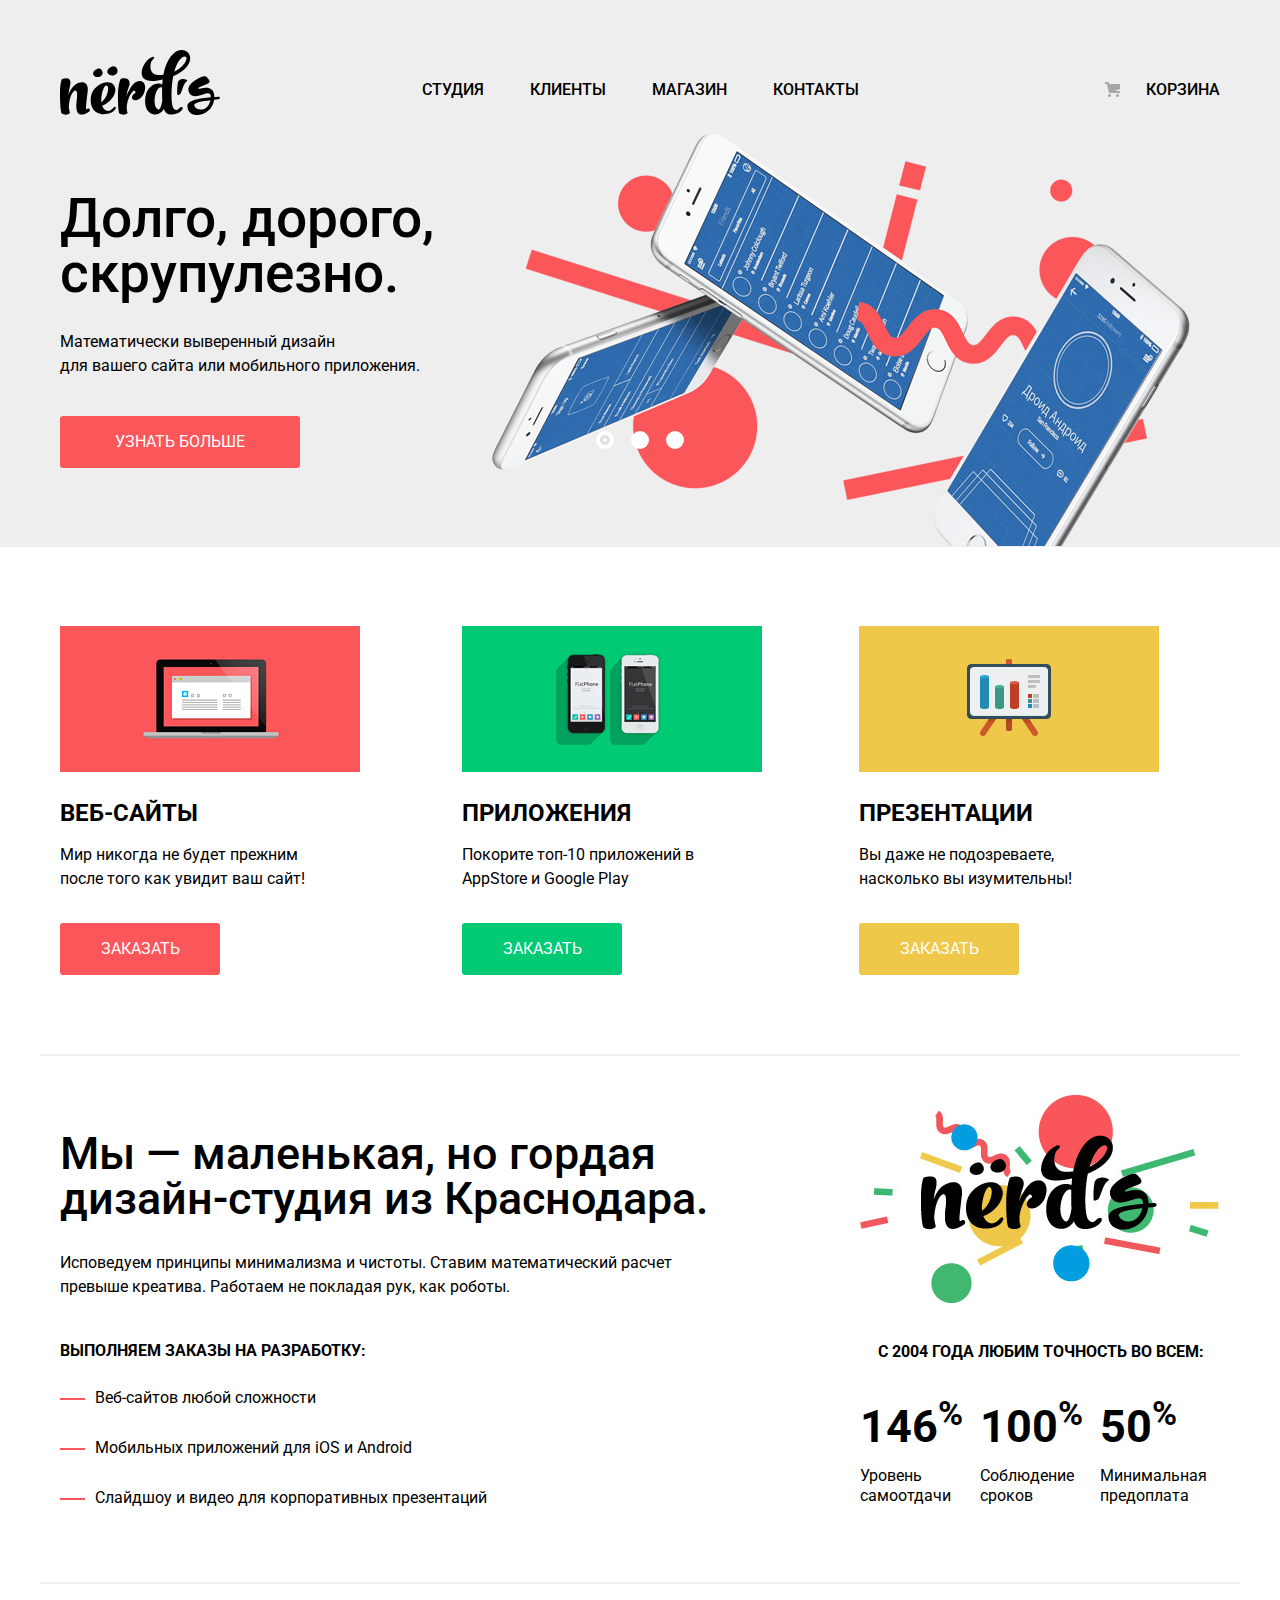
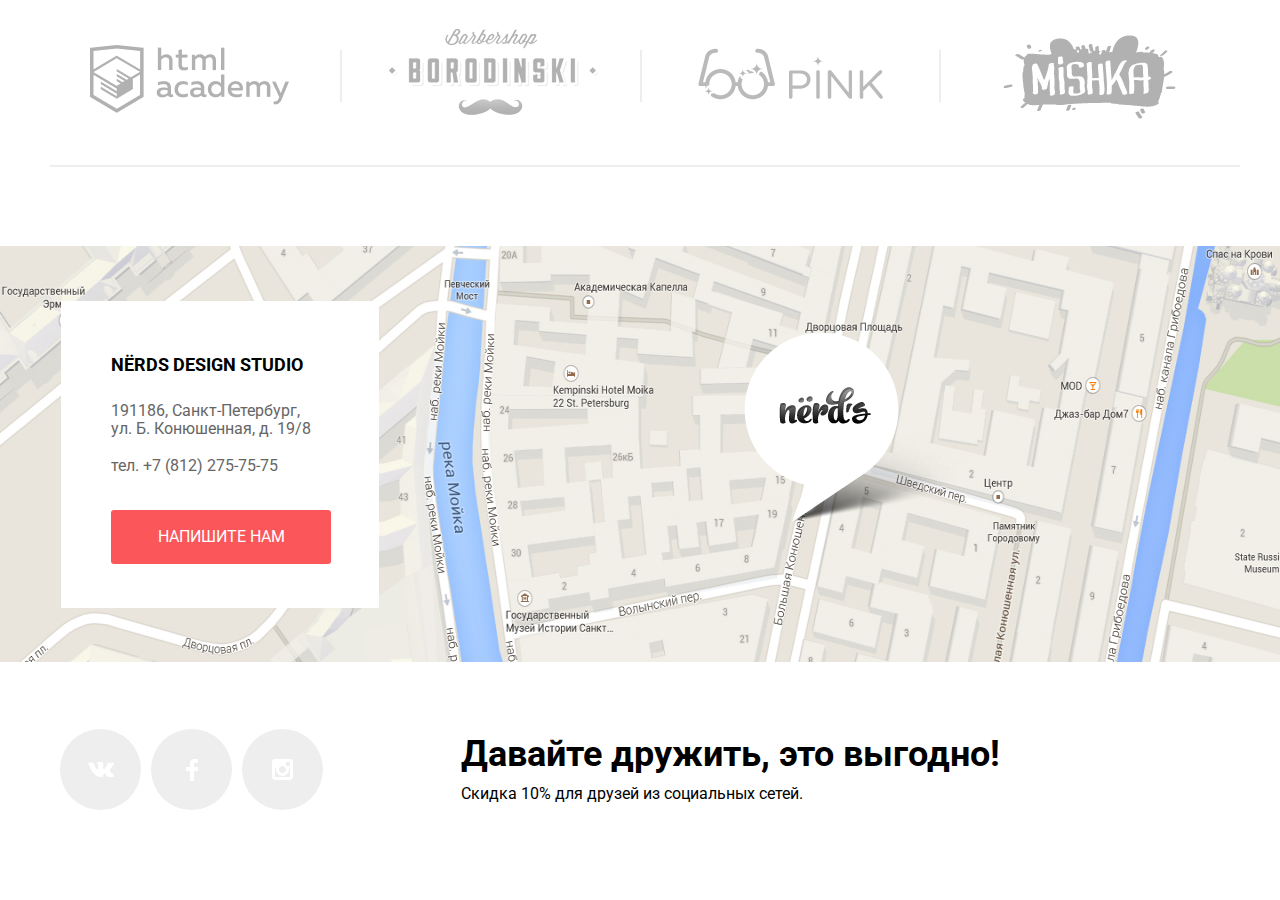
<file: index.html>
<!DOCTYPE html>
<html class="page" lang="ru">
  <head>
    <meta charset="utf-8">
    <title>HTML Academy: Нёрдс</title>
    <link rel="stylesheet" href="https://fonts.googleapis.com/css2?family=Roboto:wght@400;500;700&display=swap">
    <link href="css/normalize.min.css" rel="stylesheet">
    <link href="css/style.min.css" rel="stylesheet">
  </head>
  <body class="page-body">
    <header class="main-header">
      <div class="container">
        <nav class="main-navigation">
          <a  aria-label="Логотип Nerds">
            <img src="img/nerds-logo.svg" width="160" height="66" class="logo" alt="Логотип Nerds">
          </a>
          <ul class="site-navigation">
            <li><a href="blank.html">Студия</a></li>
            <li><a href="blank.html">Клиенты</a></li>
            <li><a href="catalog.html">Магазин</a></li>
            <li><a href="blank.html">Контакты</a></li>
          </ul>
          <div class="cart">
            <a href="blank.html" class="cart-link">Корзина</a>
          </div>
        </nav>
      </div>
    </header>
    <main>
      <h1 class="visually-hidden">Дизайн студия Nerds - разработка сайтов, приложений и презентаций.</h1>
      <section class="slider" >
        <ul class="slider-list container">
          <li class="slider-item slider-item-active slide-one">
            <b class="slider-title">
            Долго, дорого,<br> скрупулезно.
            </b>
            <p>
              Математически выверенный дизайн<br>для вашего сайта или мобильного приложения.
            </p>
            <a href="blank.html" class="slider-btn">Узнать больше</a>
          </li>
          <li class="slider-item  slide-two">
            <b class="slider-title">
            Любим математику<br>как как никто другой
            </b>
            <p>
              Никакого креатива, только математические формулы<br>для расчета идеальных пропорций
            </p>
            <a href="blank.html" class="slider-btn">Узнать больше</a>
          </li>
          <li class="slider-item  slide-three">
            <b class="slider-title">
            Только ночь,<br>только хардкор
            </b>
            <p>
              Работать днем как все? Мы против этого.<br> Ближе к полуночи работа только начинается.
            </p>
            <a href="blank.html" class="slider-btn">Узнать больше</a>
          </li>
        </ul>
        <div class="slider-controls">
          <button class="current" type="button" aria-label="Первый слайд"></button>
          <button type="button" aria-label="Второй слайд"></button>
          <button type="button" aria-label="Третий слайд"></button>
        </div>
      </section>
      <div class="container">
        <section class="services">
          <h2 class="visually-hidden">Наши услуги</h2>
          <ul class="services-list ">
            <li class="services-item services-web">
              <h3 class="services-title">Веб-сайты</h3>
              <p>
                Мир никогда не будет прежним<br>после того как увидит ваш сайт!
              </p>
              <a href="blank.html" class="services-btn">Заказать</a>
            </li>
            <li class="services-item services-app">
              <h3 class="services-title">Приложения</h3>
              <p>
                Покорите топ-10 приложений в<br>AppStore и Google Play
              </p>
              <a href="#" class="services-btn btn-green">Заказать</a>
            </li>
            <li class="services-item services-presentation">
              <h3 class="services-title">Презентации</h3>
              <p>
                Вы даже не подозреваете,<br>насколько вы изумительны!
              </p>
              <a href="#" class="services-btn btn-yellow">Заказать</a>
            </li>
          </ul>
        </section>
        <div class="advantages">
          <section class="about">
            <h2 class="about-title">
            Мы — маленькая, но гордая<br>дизайн-студия из Краснодара.
            </h2>
            <p>
              Исповедуем принципы минимализма и чистоты. Ставим математический расчет<br> превыше креатива. Работаем не покладая рук, как роботы.
            </p>
            <h3 class="about-subtitle">Выполняем заказы на разработку:</h3>
            <ul class="orders">
              <li>Веб-сайтов любой сложности</li>
              <li> Мобильных приложений для iOS и Android</li>
              <li>Слайдшоу и видео для корпоративных презентаций</li>
            </ul>
          </section>
          <section class="facts">
            <h3 class="facts-title">с 2004 года Любим точность во всем:</h3>
            <ul class="facts-virtues">
              <li class="fact-percent"> <b class="facts-percent">146<sup>%</sup></b> <p class="facts-discription">Уровень<br>самоотдачи</p></li>
              <li class="fact-percent"><b class="facts-percent">100<sup>%</sup></b> <p class="facts-discription">Соблюдение<br>сроков</p></li>
              <li class="fact-percent"> <b class="facts-percent">50<sup>%</sup></b> <p class="facts-discription">Минимальная<br>предоплата</p></li>
            </ul>
          </section>
        </div>
        <section class="partners">
          <ul class="partners-list ">
            <li class="partners-item partners-academy">
              <a href="https://htmlacademy.ru/" aria-label="html-academy"><img src="img/academy-black.png" width="199" height="68" alt="HTML Академия">
              </a>
            </li>
            <li class="partners-item partners-barbershop">
              <a href="#" aria-label="Барбершоп-Бородинский" ><img src="img/barbershop.png" width="209" height="90" alt="Барбершоп">
              </a>
            </li>
            <li class="partners-item partners-pink">
              <a href="#" aria-label="Пинк"><img src="img/pink.png" width="185" height="52" alt="Pink">
              </a>
            </li>
            <li class="partners-item partners-mishka">
              <a href="#" aria-label="Мишка"><img src="img/mishka.png" width="173" height="84" alt="Mishka">
              </a>
            </li>
          </ul>
        </section>
        <div class="contacts-list contacts container">
          <h3 class="contacts-title">NЁRDS DESIGN STUDIO</h3>
          <p>
            191186, Санкт-Петербург,<br> ул. Б. Конюшенная, д. 19/8<p class="contacts-tel">тел. <a href="tel:+78122757575" aria-label="Телефон связи">+7 (812) 275-75-75</a>
          </p>
          <a href="#" class="contacts-btn">НАПИШИТЕ НАМ</a>
        </div>
      </div>
      <div class="map">
        <img src="img/map.png" width="1440" height="416" alt="карта">
      </div>
    </main>
    <footer class="footer container">
      <ul class="social" >
        <li class="social-vk footer-social">
          <a href="blank.html" aria-label="Студия Nerds d Вконтакте">
          </a>
        </li>
        <li class="social-fb footer-social">
          <a href="blank.html" aria-label="Студия Nerds в Фэйсбуке">
          </a>
        </li>
        <li class="social-instagram footer-social">
          <a href="blank.html" aria-label="Студия Nerds в Инстаграме">
          </a>
        </li>
      </ul>
      <div><h2 class="footer-title">
        Давайте дружить, это выгодно!
        </h2>
        <p class="footer-subtitle">
          Скидка 10% для друзей из социальных сетей.
        </p>
      </div>
    </footer>
    <section class="modal">
      <h2 class="modal-title">Напишите нам</h2>
      <form class="modal-form" action="https://echo.htmlacademy.ru" method="post">
        <p>
          <label for="name" class=modal-label-name> Ваше имя:
            <input class="modal-name" id="name" type="text" name="name" placeholder="Имя фамилия"></label>
          </p>
          <p>
            <label for="mail" class=modal-label>Ваш email:
              <input class="modal-mail" id="mail" type="email" name="e-mail" placeholder="email@example.com"></label>
            </p>
            <p>
              <label for="text" class="modal-label-text"> Текст письма:
                <input class="modal-text" id="text" type="text" name="text" placeholder="В свободной форме"></label>
              </p>
            </form>
            <button type="submit" class="modal-btn">Отправить</button>
            <button type="button" class="modal-close" aria-label="Закрыть"></button>
          </section>
        </body>
      </html>
</file>
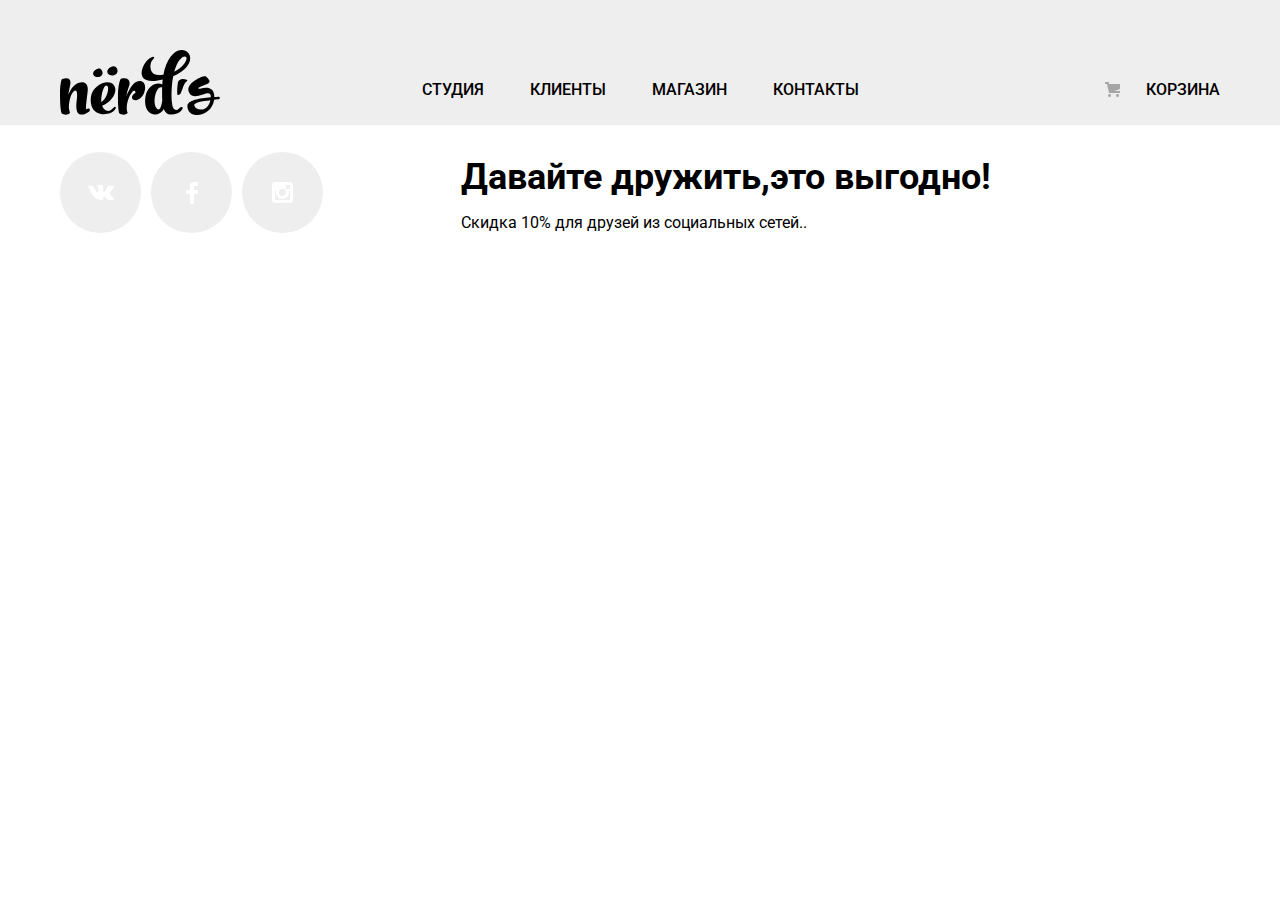
<file: blank.html>
<!DOCTYPE html>
<html class="page" lang="ru">
  <head>
    <meta charset="utf-8">
    <title>HTML Academy: Нёрдс</title>
    <link rel="stylesheet" href="https://fonts.googleapis.com/css2?family=Roboto:wght@400;500;700&display=swap">
    <link href="css/normalize.css" rel="stylesheet">
    <link href="css/style.css" rel="stylesheet">
  </head>
  <body class="page-body">
    <header class="main-header">
      <div class="container">
        <nav class="main-navigation">
          
          
          <a  aria-label="Логотип Nerds">
            <img src="img/svg/nerds-logo.svg" width="160" height="66" class="logo" alt="Логотип Nerds">
          </a>
          <ul class="site-navigation">
            <li><a href="blank.html">Студия</a></li>
            <li><a href="blank.html">Клиенты</a></li>
            <li><a href="catalog.html">Магазин</a></li>
            <li><a href="blank.html">Контакты</a></li>
          </ul>
          <div class="cart">
            <a href="blank.html" class="cart-link">Корзина</a>
          </div> </nav></div>
          
          
          
        </header>

         <footer class="footer container" >
          
          <ul class="social" >
            <li class="social-vk footer-social">
              <a href="blank.html" aria-label="Студия Nerds d Вконтакте">
              </a>
            </li>
            <li class="social-fb footer-social">
              <a href="blank.html" aria-label="Студия Nerds в Фэйсбуке">
              </a>
            </li>
            <li class="social-instagram footer-social">
              <a href="blank.html" aria-label="Студия Nerds в Инстаграме">
              </a>
            </li>
          </ul>
          
          <div> <h2 class="footer-title">
            Давайте дружить,это выгодно!
            </h2>
            <p>
              Скидка 10% для друзей из социальных сетей..
            </p>
          </div>
        </footer>
      </body>
</file>
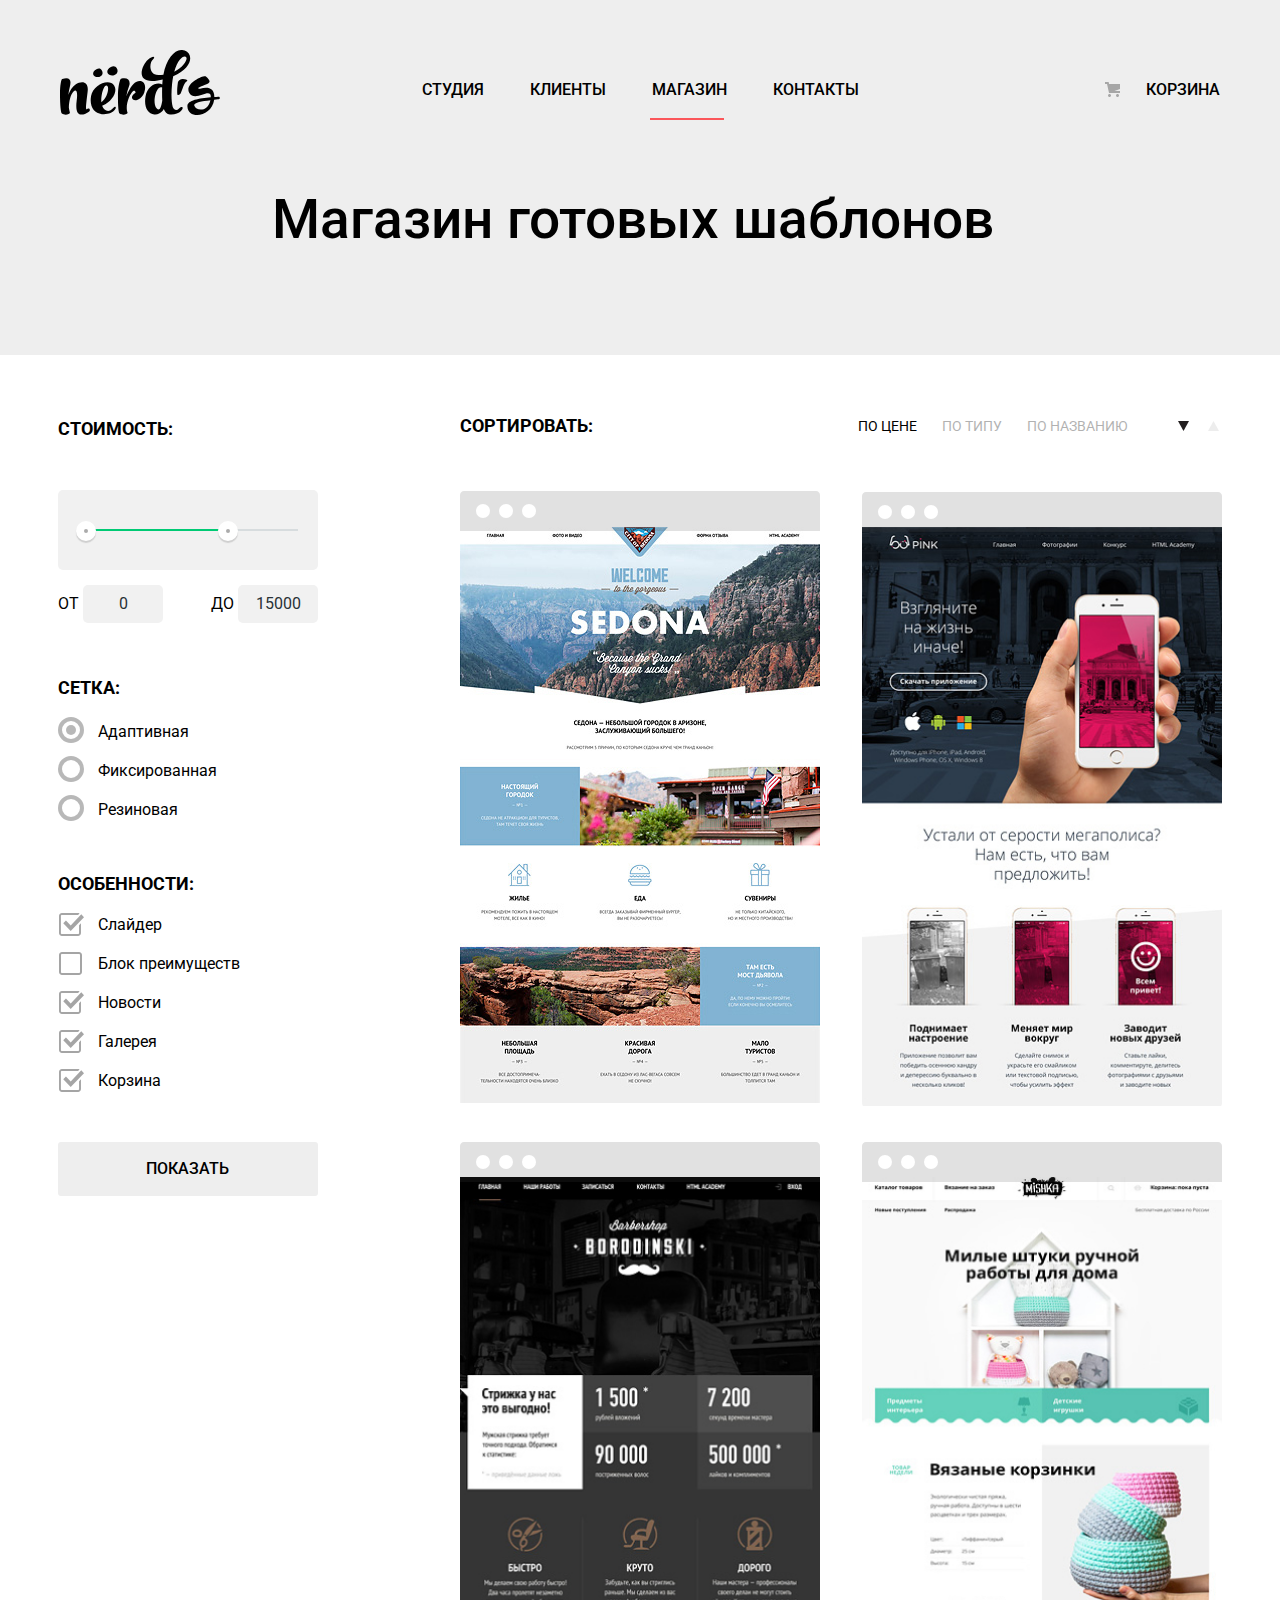
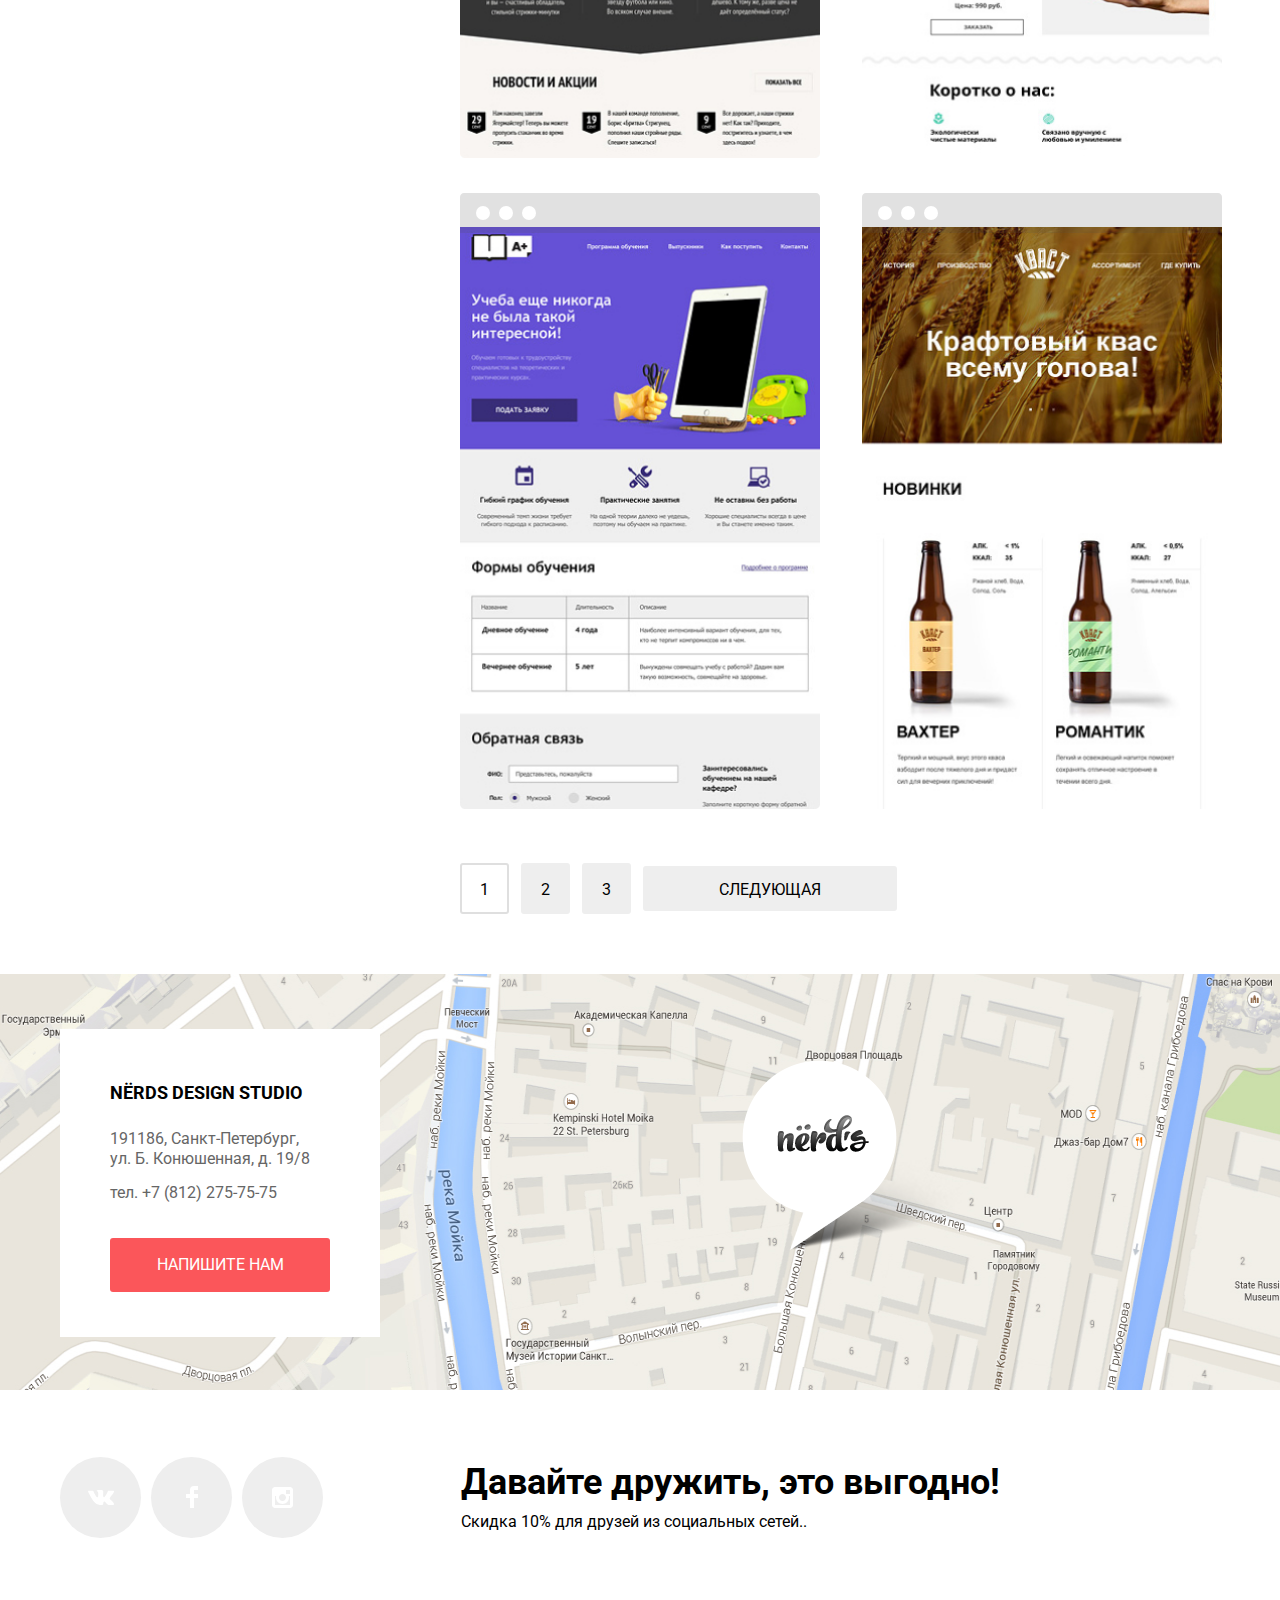
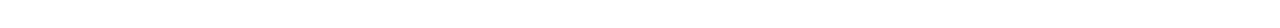
<file: catalog.html>
<!DOCTYPE html>
<html class="page" lang="ru">
  <head>
    <meta charset="utf-8">
    <title>HTML Academy: Нёрдс</title>
    <link rel="stylesheet" href="https://fonts.googleapis.com/css2?family=Roboto:wght@400;500;700&display=swap">
    <link href="css/normalize.min.css" rel="stylesheet">
    <link href="css/style.min.css" rel="stylesheet">
  </head>
  <body class="page-body">
    <header class="main-header">
      <div class="container">
        <nav class="main-navigation">
          <a href="index.html" aria-label="Перейти на главную">
            <img src="img/nerds-logo.svg" width="160" height="66" class="logo catalog-logo" alt="Логотип Nerds">
          </a>
          <ul class="site-navigation">
            <li><a href="blank.html">Студия</a></li>
            <li><a href="blank.html">Клиенты</a></li>
            <li><a class="market">Магазин</a></li>
            <li><a href="blank.html">Контакты</a></li>
          </ul>
          <div class="cart">
            <a href="blank.html">Корзина</a>
          </div>
        </nav>
      </div>
    </header>
    <main class="page-catalog">
      <h1 class="catalog-title">
      Магaзин готовых шаблонов
      </h1>
      <div class="wrapper-content">
        <section class="filters">
          <form method="get" action="https://echo.htmlacademy.ru">
            <fieldset class="filter-item">
              <legend>Стоимость:</legend>
              <div class="range-filter">
                <div class="range-controls">
                  <div class="scale">
                    <div class=bar></div>
                  </div>
                  <div class="toggle toggle-min" tabindex="0"></div>
                  <div class="toggle toggle-max" tabindex="0"></div>
                </div>
                <div class="price-controls">
                  <label class="min-price">
                    ОТ <input type="number" name="min-price" value="0">
                  </label>
                  <label class="max-price">
                    ДО <input type="number" name="max-price" value="15000">
                  </label>
                </div>
              </div>
            </fieldset>
          </form>
          <form action="https://echo.htmlacademy.ru" method="get" class="catalog-filter">
            <fieldset class="fieldset">
              <legend class="catalog-legend">Сетка:</legend>
              <ul class="catalog-item">
                <li class="filter-radio-item">
                  <input class="visually-hidden filter-input-radio" type="radio" name="grid" value="adaptive" id="filter-adaptive" checked>
                  <label for="filter-adaptive">Адаптивная</label>
                </li>
                <li class="filter-radio-item">
                  <input class="visually-hidden filter-input-radio" type="radio" name="grid" value="fixed" id="filter-fixed">
                  <label for="filter-fixed">Фиксированная</label>
                </li>
                <li class="filter-radio-item">
                  <input class="visually-hidden filter-input-radio" type="radio" name="grid" value="rubber" id="filter-rubber">
                  <label for="filter-rubber">Резиновая</label>
                </li>
              </ul>
            </fieldset>
            <fieldset class= "filters-checkboses">
              <legend class="catalog-legend">Особенности:</legend>
              <ul class="catalog-item ">
                <li class="filter-option">
                  <input class="visually-hidden filter-input-checkbox" type="checkbox" name="Слайдер" id="filter-slider" checked>
                  <label for="filter-slider">Слайдер</label>
                </li>
                <li class="filter-option">
                  <input class="visually-hidden filter-input-checkbox" type="checkbox" name="Блок преимуществ" id="filter-block">
                  <label for="filter-block">Блок преимуществ</label>
                </li>
                <li class="filter-option">
                  <input  class="visually-hidden filter-input-checkbox" type="checkbox" name="Новости" id="filter-news" checked>
                  <label for="filter-news">Новости</label>
                </li>
                <li class="filter-option">
                  <input  class="visually-hidden filter-input-checkbox" type="checkbox" name="Галерея" id="filter-gallery" checked>
                  <label for="filter-gallery">Галерея</label>
                </li>
                <li class="filter-option">
                  <input  class="visually-hidden filter-input-checkbox" type="checkbox" name="Корзина" id="filter-cart" checked>
                  <label for="filter-cart">Корзина</label>
                </li>
              </ul>
            </fieldset>
            <button type="submit" class="filter-btn">Показать</button>
          </form>
        </section>
        <section class= "catalog-list">
          <div class="sort">
            <b class="catalog-sort">
            Сортировать:
            </b>
            <ul class="catalog-sort-list">
              <li>
                <a href="#" class="active-btn">По цене</a>
              </li>
              <li>
                <a href="#" class="btn-sort">По типу</a>
              </li>
              <li>
                <a href="#" class="btn-sort">По названию</a>
              </li>
            </ul>
          </div>
          <ul class= "catalog-product">
            <li class= "catalog-sites">
              <div class="catalog-template">
                <img src="img/project-sedona.jpg" width="360" height="576" alt="Седона">
                <div class="catalog-popup">
                  <h3>
                  <a href="blank.html" class="product-title">Sedona</a>
                  </h3>
                  <p>Информационный сайт<br> для туристов</p>
                  <a href="blank.html" class="product-price">9 900 ₽</a>
                </div>
              </div>
            </li>
            <li>
              <div class="catalog-template">
                <img src="img/project-pink.jpg" width="360" height="576" alt="Пинк">
                <div class="catalog-popup">
                  <h3>
                  <a href="blank.html" class="product-title">Pink App</a>
                  </h3>
                  <p>Продуктовый лендинг<br>приложения для iOS и Android</p>
                  <a href="blank.html" class="product-price">9 900 ₽</a>
                </div>
              </div>
            </li>
            <li>
              <div class="catalog-template catalog-barber-mishka">
                <img src="img/project-barbershop.jpg" width="360" height="576" alt="Бородинский">
                <div class="catalog-popup">
                  <h3 ><a href="blank.html" class="product-title">Barbershop</a></h3>
                  <p>Сайт салона красоты.<br>Для мужчин,да.</p>
                  <a href="blank.html" class="product-price">9 900 ₽</a>
                </div>
              </div>
            </li>
            <li>
              <div class="catalog-template catalog-barber-mishka">
                <img src="img/project-mishka.jpg" width="360" height="576" alt="Мишка">
                <div class="catalog-popup">
                  <h3 >
                  <a href="blank.html" class="product-title">Mishka</a>
                  </h3>
                  <p>
                    Интернет-магазин<br>вязаных игрушек
                  </p>
                  <a href="blank.html" class="product-price">9 900 ₽</a>
                </div>
              </div>
            </li>
            <li>
              <div class="catalog-template">
                <img src="img/project-school.jpg" width="360" height="576" alt="Школа">
                <div class="catalog-popup">
                  <h3><a href="blank.html" class="product-title">A Plus</a></h3>
                  <p>
                    Лендинг курсов повышения<br>квалификации
                  </p>
                  <a href="blank.html" class="product-price">9 900 ₽</a>
                </div>
              </div>
            </li>
            <li>
              <div class="catalog-template">
                <img src="img/project-kvast.jpg" width="360" height="576" alt="Квас">
                <div class="catalog-popup">
                  <h3>
                  <a href="blank.html" class="product-title">Кваст</a>
                  </h3>
                  <p>Промо-сайт производителя<br>крафтового кваса
                  </p>
                  <a href="blank.html" class="product-price">9 900 ₽</a>
                </div>
              </div>
            </li>
          </ul>
          <ul class="pagination-list">
            <li class="pagination-item pagination-item-current">
              <a class="pagination-link-current">1</a>
            </li>
            <li class="pagination-item">
              <a href="#" class="pagination-link">2</a>
            </li>
            <li class="pagination-item">
              <a href="#" class="pagination-link">3</a>
            </li>
            <li class="pagination-item pagination-next">
              <a href="#" class="pagination-link">Следующая</a>
            </li>
          </ul>
        </section>
      </div>
      <div class="map catalog-map">
        <img src="img/map.png" width="1440" height="416" alt="карта">
      </div>
      <div class=" contacts-catalog"> <div class=" contacts-catalog-list">
        <h3 class="contacts-catalog-title">NЁRDS DESIGN STUDIO</h3>
        <p>
          191186, Санкт-Петербург,<br> ул. Б. Конюшенная, д. 19/8 <p class="contacts-catalog-tel">тел. <a href="tel:+78122757575" aria-label="Телефон связи">+7 (812) 275-75-75</a>
        </p>
        <a href="#" class="contacts-btn contacts-catalog-btn">НАПИШИТЕ НАМ</a>
      </div></div>
    </main>
    <footer class="footer container" >
      <ul class="social" >
        <li class="social-vk footer-social">
          <a href="blank.html" aria-label="Студия Nerds d Вконтакте">
          </a>
        </li>
        <li class="social-fb footer-social">
          <a href="blank.html" aria-label="Студия Nerds в Фэйсбуке">
          </a>
        </li>
        <li class="social-instagram footer-social">
          <a href="blank.html" aria-label="Студия Nerds в Инстаграме">
          </a>
        </li>
      </ul>
      <div> <h2 class="footer-title">
        Давайте дружить, это выгодно!
        </h2>
        <p class="footer-subtitle">
          Скидка 10% для друзей из социальных сетей..
        </p>
      </div>
    </footer>
    <section class="modal">
      <h2 class="modal-title">Напишите нам</h2>
      <form class="modal-form" action="https://echo.htmlacademy.ru" method="post">
        <p>
          <label for="name" class="modal-label-name"> Ваше имя:
            <input class="modal-name" id="name" type="text" name="name" placeholder="Имя фамилия"></label>
          </p>
          <p>
            <label for="mail" class="modal-label">Ваш email:
              <input class="modal-mail" id="mail" type="email" name="e-mail" placeholder="email@example.com"></label>
            </p>
            <p>
              <label for="text" class="modal-label-text"> Текст письма:
                <input class="modal-text" id="text" type="text" name="text" placeholder="В свободной форме"></label>
              </p>
              <button type="submit" class="modal-btn">Отправить</button>
            </form>
            <button type="button" class="modal-close"></button>
          </section>
        </body>
      </html>
</file>
<file: css/style.css>
:root {
	--red: #FB565A;
	--dark-red: #E74246;
	--extra-dark-red: #D7373B;
	--green: #00CA74;
	--dark-green: #00BC6C;
	--extra-dark-green: #00AA62;
	--yellow: #EFC84A;
	--dark-yellow:#EAB534;
	--extra-dark-yellow: #E5A722;
	--grey: #EEEEEE;
	--dark-grey: #DFDFDF;
	--extra-dark-grey: #D5D5D5;
	--black: #000000;
	--white: #FFFFFF;
	--shadow: inset 0px 3px 0px rgba(0, 1, 1, 0.1);
	--range-controls: #F1F1F1;
	--scale: #d7dcde;
	--controls-input: #283136;
	--input-border: #4D4D4D;
	--color-phone: #666666;
}

body {
	min-width: 1200;
	margin: 0;
	padding: 0;
	font-family: "Roboto", Arial, sans-serif;
	font-size: 16px;
	line-height: 24px;
}

.page {
	height: 100%
}

.page-body {
	min-height: 100%;
	display: grid;
	grid-template-rows: min-content 1fr min-content;
	align-content: start;
}

a {
	text-decoration: none;
}

img {
	max-width: 100%;
	height: auto;
}

.container {
	width: 1200px;
	margin: 0 auto;
	padding: 0 10px;
	position: relative;
}

.main-header {
	width: 100%;
	background-color: var(--grey);
}

.main-navigation {
	font-weight: 500;
	font-size: 16px;
	line-height: 30px;
	text-transform: uppercase;
	padding-top: 75px;
	display: flex;
}

.site-navigation {
	position: relative;
	list-style: none;
	text-align: center;
	margin: 0;
	padding: 0;
	display: flex;
	flex-wrap: wrap;
	padding-left: 22px;
}

.market::after {
	position: absolute;
	content:"";
	width: 74px;
	height: 2px;
	background-color: var(--red);
	top: 43px;
	left: 250px;
}

.logo {
	margin-top: -25px;
	padding-right: 180px;
	margin-left: 20px;
}

.catalog-logo:active {
	opacity: 0.3;
}
 
.cart {
	max-width: 80px;
	position: relative;
	padding-left: 241px;
}

.cart a::before {
	content: "";
	position: absolute;
	top: 7px;
	left: 200px;
	width: 15px;
	height: 15px;
	background-image: url(../img/cart-icon.svg);
	background-repeat: no-repeat;
	background-position: 0.0;
}

.site-navigation a, .cart a {
	color: var(--black);
	display: block;
	padding-right: 46px;
	padding-bottom: 9px;
}

.site-navigation a:nth-child(4n) {
	padding-right:0;
}

.site-navigation a[href]:hover,
.site-navigation a[href]:focus,
.cart a:hover,
.cart a:focus {
	color: var(--red);
}

.site-navigation a[href]:active,
.cart a:active {
	color: var(--black);
	opacity: 0.3;
}

.visually-hidden:not(:focus):not(:active),
input[type="checkbox"].visually-hidden,
input[type="radio"].visually-hidden {
	position: absolute;
	width: 1px;
	height: 1px;
	margin: -1px;
	border: 0;
	padding: 0;
	white-space: nowrap;
	clip-path: inset(100%);
	clip: rect(0 0 0 0);
	overflow: hidden;
}

.slider {
	position: relative;
	background-color: var(--grey);
}

.slider-list {
	list-style: none;
	padding: 0;
}

.slider-item {
	display: none;
	padding-bottom: 54px;
	padding-top: 66px;
	padding-left: 20px;
}

.slider-item p {
	padding-top: 13px;
}

.slide-one {
	background-image: url(../img/nerds-index-slide.png);
	background-position: top -10px right 5%;
	background-repeat: no-repeat;
}

.slide-two {
	background-image: url(../img/nerds-index-slide-2.png);
	background-position: right;
	background-repeat: no-repeat;
}

.slide-three {
	background-image: url(../img/nerds-index-slide-3.png);
	background-position: right;
	background-repeat: no-repeat;
}

.slider-item-active {
	display: block;
}

.slider-title {
	font-weight: 500;
	font-size: 55px;
	line-height: 55px;
	margin-top: 26px;
}

.slider-btn {
	font: inherit;
	text-align: center;
	color: var(--white);
	text-transform: uppercase;
	background-color: var(--red);
	border-radius: 3px;
	display: block;
	margin-top: 38px;
	margin-bottom: 25px;
	width: 240px;
	padding: 14px 0;
}

.slider-btn:hover,
.slider-btn:focus {
	background-color: var(--dark-red);
}

.slider-btn:active {
	background: var(--extra-dark-red);
	box-shadow: var(--shadow);
}

.slider-controls {
	position: absolute;
	left: 50%;
	transform: translate(-50%,-50%);
	display: flex;
	width: 88px;
	justify-content: space-between;
	top: 315px;
}

.slider-controls button {
	padding: 0;
	width: 18px;
	height: 18px;
	background-color: var(--white);
	border: none;
	border-radius: 50%;
	cursor: pointer;
	position: relative;
}

.slider-controls .current::before {
	width: 4px;
	height: 4px;
	background-color: transparent;
	border: 3px solid var(--dark-grey);
	border-radius: 50%;
	position: absolute;
	top: 0;
	right: 0;
	bottom: 0;
	left: 0;
	margin-top: auto;
	margin-right: auto;
	margin-bottom: auto;
	margin-left: auto;
	content: "";
}

.services {
	margin-top: 232px;
	margin-bottom: 79px;
}

.services-title {
	font-weight: 700;
	font-size: 24px;
	text-transform: uppercase;
	margin-bottom: 18px;
	margin-top: 22px;
}

.services-list {
	list-style: none;
	display: flex;
	flex-wrap: wrap;
	padding-left: 20px;
}

.services-item {
	margin-right: 157px;
	margin-left: 0;
}

.services-item:nth-child(3n) {
	margin-right: 0;
	margin-left: 8px;
}

.services-web {
	position: relative;
}

.services-web::before {
	position: absolute;
	content: "";
	width: 300px;
	height: 146px;
	background-image: url(../img/illustration-1.png);
	background-repeat: no-repeat;
	background-position: 0.0;
	top: -153px;
}

.services-app {
	position: relative;
}

.services-app::before {
	position: absolute;
	content: "";
	width: 300px;
	height: 146px;
	background-image: url(../img/illustration-2.png);
	background-repeat: no-repeat;
	background-position: 0.0;
	top: -153px;
	left: -1;
}

.services-presentation {
	position: relative;
}

.services-presentation::before {
	position: absolute;
	content: "";
	width: 300px;
	height: 146px;
	background-image: url(../img/illustration-3.png);
	background-repeat: no-repeat;
	background-position: 0.0;
	top: -153px;
	left: -1;
}

.services-btn {
	width: 160px;
	font: inherit;
	text-align: center;
	color: var(--white);
	text-transform: uppercase;
	background-color: var(--red);
	padding: 14px 0;
	border-radius: 3px;
	display: block;
	margin-top: 32px;
}

.services-btn:hover,
.services-btn:focus {
	background-color: var(--dark-red);
}

.services-btn:active {
	background-color: var(--extra-dark-red);
	box-shadow: inset 0px 3px 0px rgba(0, 1, 1, 0.1);
}

.btn-green {
	background-color: var(--green);
}

.btn-green:hover,
.btn-green:focus {
	background-color: var(--dark-green);
}

.btn-green:active {
	background-color: var(--extra-dark-green);
}

.btn-yellow {
	background-color: var(--yellow);
}

.btn-yellow:hover,
.btn-yellow:focus {
	background-color: var(--dark-yellow);
}

.btn-yellow:active {
	background-color: var(--extra-dark-yellow);
}

.advantages {
	display: flex;
	padding-top: 38px;
	padding-bottom: 59px;
	border-top: 2px solid #EEEEEE;
	border-bottom: 2px solid #EEEEEE;
}

.facts {
	padding-left: 150px;
	padding-top: 214px;
}

.facts-title::before {
	position: absolute;
	content: "";
	width: 360px;
	height: 208px;
	background-image: url(../img/nerds-illustration-4.png);
	background-repeat: no-repeat;
	background-position: 0.0;
	top: -245px;
	left: -19px;
}

.about-title {
	font-weight: 500;
	font-size: 45px;
	line-height: 45px;
	margin-bottom: 30px;
}

.about-subtitle {
	text-transform: uppercase;
	font-size: 16px;
	margin-top: 40px;
	margin-bottom: 10px;
}

.orders {
	line-height: 50px;
	list-style: none;
	margin: 0;
	padding: 0;
	display: block;
	margin-left: 35px;
}

.orders li {
	position: relative;
}

.orders li::before {
	position: absolute;
	top: 25px;
	left: -35px;
	width: 25px;
	height: 2px;
	content: "";
	background-color: var(--red);
}

.facts-percent {
	font-weight: 700;
	font-size: 45px;
}

.about {
	width: 650px;
	margin-left: 20px;
}

.facts {
	width: 360px;
}

.facts-title {
	margin: 0;
	margin-top: 32px;
	margin-bottom: 17px;
	margin-left: 18px;
	text-transform: uppercase;
	font-size: 16px;
	position: relative;
}

.facts-virtues {
	display: flex;
	flex-wrap: wrap;
	width: 360px;
	margin: 0;
	list-style: none;
	padding: 0;
}

.fact-percent {
	padding-top: 34px;
	display: block;
	margin-right: 17px;
}

.fact-percent:nth-child(3n) {
	margin-right: 0;
}

.fact-percent:nth-child(1n) {
	margin-left: 0;
}

.facts-discription {
	margin-top: 17px;
	line-height: 20px;
}

.partners-list {
	display: block;
	list-style: none;
	display: flex;
	flex-wrap: wrap;
	padding-top: 0;
	padding-bottom: 39px;
	border-bottom: 2px solid #EEEEEE;
	margin-bottom: 79px;
}

.partners-item {
	padding-right: 100px;
	position: relative;
}

.partners-academy::before {
	position: absolute;
	content: "";
	width: 2px;
	height: 52px;
	background-color: var(--grey);
	right: 47px;
	top: 50px;
}

.partners-pink::before {
	position: absolute;
	content: "";
	width: 2px;
	height: 52px;
	background-color: var(--grey);
	right: 42px;
	top: 50px;
}

.partners-barbershop::before {
	position: absolute;
	content: "";
	width: 2px;
	height: 52px;
	background-color: var(--grey);
	right: 56px;
	top: 50px;
}

.partners-item:nth-child(4n)::before {
	background-color: transparent;
}

.partners-item a {
	opacity: 0.3;
}

.partners-item a:hover,
.partners-item a:focus {
	opacity: 1;
}

.partners-item a:active {
	opacity: 0.1;
}

.partners-list li:nth-child(4n) {
	padding-right: 0;
}

.partners-academy {
	padding-top: 45px;
}

.partners-pink {
	padding-top: 48px;
}

.partners-barbershop {
	padding-top: 29px;
}

.partners-mishka {
	padding-top: 35px;
	padding-left: 20px;
}

.contacts {
	width: 1180px;
	margin: 0 auto;
	padding: 0 10px;
	position: relative;
}

.contacts::before {
	position: absolute;
	content: "";
	width: 231px;
	height: 190px;
	background-image: url(../img/map-marker.png);
	left: 683px;
	top: 31px;
}

.contacts-catalog {
	width: 1180px;
	margin: 0 auto;
	padding: 0 10px;
	position: relative;
}

.contacts-catalog::before {
	position: absolute;
	content: "";
	width: 231px;
	height: 190px;
	background-image: url(../img/map-marker.png);
	left: 702px;
	bottom: 180px;
}

.contacts-list {
	position: absolute;
	display: block;
	margin-top: 55px;
	margin-left: 21px;
	background-color: white;
	width: 258px;
	height: 307px;
	padding-left: 50px;
}

.contacts-catalog-list {
	position: absolute;
	display: block;
	bottom: 93px;
	left: 20px;
	background-color: #ffffff;
	width: 270px;
	height: 308px;
	padding-left: 50px;
}

.contacts-title {
	margin-top: 52px;
	margin-bottom: 25px;
	font-size: 18px;
}

.contacts-catalog-title {
	margin-top: 52px;
	margin-bottom: 24px;
	font-size: 18px;
}

.contacts-catalog-tel {
	margin-top: 14px;
	color: var(--color-phone);
}

.contacts-catalog-tel a {
	color: var(--color-phone);
}

.contacts p {
	line-height: 18px;
	color: var(--color-phone);
}

.contacts-catalog p {
	line-height: 20px;
	margin-bottom: 0;
	color: var(--color-phone);
}

.contacts-tel {
	display: block;
	margin-top: 19px;
}

.contacts-tel a{
	color: var(--color-phone);

}

.contacts-btn {
	color: var(--white);
	background-color: var(--red);
	display: block;
	width: 200px;
	text-align: center;
	margin-top: 35px;
	padding: 15px 10px;
	border-radius: 3px;
}

.contacts-catalog-btn {
	margin-top: 35px;
}

.contacts-btn:hover,
.contacts-btn:focus {
	background-color: var(--dark-red);
}

.contacts-btn:active {
	background-color: var(--extra-dark-red);
	box-shadow: inset 0px 3px 0px rgba(0, 1, 1, 0.1);
}

.map img {
	width: 100%;
	height: 416px;
	margin-bottom: 40px;
	display: block;
	overflow: hidden;
	background-color: var(--grey);
}

.footer {
	display: flex;
	padding-bottom: 78px;
	padding-left: 30px;
	margin-top: 4px;
}

.footer div {
	padding-left: 138px;
}

.social {
	list-style: none;
	margin: 0;
	padding: 0;
	display: flex;
	flex-wrap: wrap;
	margin-top: 23px;
}

.social a {
	display: block;
	background-color: var(--grey);
	margin-left: 10px;
	width: 81px;
	height: 81px;
	border-radius: 50%;
	position: relative;
}

.social a:hover,
.social a:focus {
	background-color: var(--dark-red);
}

.social a:active {
	background-color: var(--extra-dark-red);
}

.social a::after {
	position: absolute;
	top: 0;
	right: 0;
	bottom: 0;
	left: 0;
	margin-top: auto;
	margin-right: auto;
	margin-bottom: auto;
	margin-left: auto;
	content: "";
	background-repeat: no-repeat;
	background-position: 0 0;
}

.social-vk a::after {
	width: 26px;
	height: 15px;
	background-image: url(../img/vk-icon.svg);
}

.social-fb a::after {
	width: 12px;
	height: 22px;
	background-image: url(../img/fb-icon.svg);
}

.social-instagram a::after {
	width: 21px;
	height: 21px;
	background-image: url(../img/instagram-icon.svg);
}

.footer-title {
	font-weight: 700;
	font-size: 36px;
	line-height: 36px;
	margin-bottom: 0px;
}

.footer-subtitle {
	margin-top: 10px;
}

.modal {
	position: fixed;
	top: 50%;
	left: 50%;
	margin: auto;
	transform: translate(-50%, -50%);
	width: 960px;
	background-color: var(--white);
	padding: 23px 0px 84px;
	box-shadow: 0 30px 50px rgba(0, 0, 0, 0.7);
	display: none;
}

.modal-label-name {
	margin-left: 110px;
}

.modal-form {
	display: flex;
	flex-wrap: wrap;
}

.modal-title {
	font-weight: 700;
	font-size: 45px;
	line-height: 53px;
	margin-left: 110px;
	margin-bottom: 15px;
}

.modal-name {
	display: block;
	margin-right: 40px;
	width: 333px;
	min-height: 45px;
	margin-top: 8px;
	padding: 0 10px;
}

.modal-mail {
	width: 343px;
	min-height: 45px;
	display: block;
	margin-top: 8px;
	padding-left: 12px;
}

.modal-text {
	width: 740px;
	max-height: 110px;
	padding-left: 10px;
	padding-top: 13px;
	padding-bottom: 81px;
	display: block;
	margin-top: 3px;
}

.modal-label-text {
	margin-left: 110px;
	margin-top: 2px;
}

.modal-btn {
	font: inherit;
	text-align: center;
	color: var(--white);
	text-transform: uppercase;
	background-color: var(--red);
	border: none;
	width: 259px;
	height: 50px;
	margin-top: 32px;
	margin-left: 109px;
}

.modal-btn:hover,
.modal-btn:focus {
	background-color: var(--dark-red);
}

.modal-btn:active {
	background: var(--extra-dark-red);
	box-shadow: inset 0px 3px 0px rgba(0, 1, 1, 0.1);
}

.modal-label {
	font-weight: 700;
}

.modal label {
	display: block;
}

.modal-close {
	position: absolute;
	top: 78px;
	left: 850px;
	width: 20px;
	height: 22px;
	background-color: transparent;
	cursor: pointer;
	border: none;
}

.modal-close::before,
.modal-close::after {
	content: "";
	position: absolute;
	top: -2px;
	left: 6px;
	width: 21px;
	height: 21px;
	background-image: url(../img/close-window.svg);
	opacity: 0.3;
}

.modal-close:hover::before,
.modal-close:hover::after,
.modal-close:focus::before,
.modal-close:focus::after {
	opacity: 1;
}

.catalog-title {
	font-size: 55px;
	line-height: 55px;
	text-align: center;
	font-weight: 500;
	background-color: var(--grey);
	margin-top: 0;
	padding-top: 67px;
	padding-bottom: 108px;
	padding-right: 15px;
}

.catalog-sort {
	font-size: 18px;
	line-height: 30px;
	text-transform: uppercase;
	display: block;
	margin-top: 2px;
}

.catalog-list {
	margin-left: 140px;
}

.catalog-sites {
	position: relative;
}

.catalog-template::before {
	position: absolute;
}

.catalog-product {
	display: grid;
	grid-template-columns: 1fr 1fr;
	column-gap: 33px;
	grid-row-gap: 57px;
	list-style: none;
	margin: 0;
	padding: 0;
	margin-bottom: 62px;
}

.catalog-template::before {
	position: absolute;
	content: "";
	width: 360px;
	height: 40px;
	background-image: url(../img/browser.svg);
	bottom: 583px;
	opacity: .16;
}

.catalog-template {
	position: relative;
	margin-top: 5px;
}

.catalog-template:hover .catalog-popup {
	opacity: 1;
	box-shadow: 0 5px 10px rgba(0, 0, 0, 0.3);
}

.catalog-template:hover::before {
	opacity: 1;
}

.catalog-popup {
	position: absolute;
	bottom: 10px;
	width: 360px;
	height: 231px;
	text-align: center;
	opacity: 0;
	color: #666;
	background-color: #eee;
}

.catalog-popup .product-title:hover,
.catalog-popup .product-title:focus {
	color: var(--red);
}

.catalog-popup .product-title:active {
	color: var(--black);
	opacity: 0,3;
}

.catalog-popup h3 {
	margin-top: 26px;
	color: var(--black);
}

.catalog-popup p {
	margin-bottom: 32px;
}

.catalog-product:nth-child(2n) {
	margin-right: 0;
}

.product-price {
	background-color: var(--red);
	color: var(--white);
	border-radius: 3px;
	font: inherit;
	padding: 15px 72px;
	margin-top: 32px;
}

.product-price:hover {
	background-color: var(--dark-red);
	color: var(--white);
	opacity: 1;
}

.product-price:active {
	background-color: var(--extra-dark-red);
}

.sort{
	display: flex;
}

.catalog-sort-list {
	list-style: none;
	margin: 0;
	padding: 0;
	display: flex;
	flex-wrap: wrap;
	padding-left: 240px;
	padding-top: 5px;
	text-transform: uppercase;
	font-size: 14px;
	margin-bottom: 36px;
}

.catalog-sort-list li {
	color: var(--dark-grey);
	padding-left: 25px;
}

.btn-sort {
	color: var(--black);
	opacity: 0.3;
}

.btn-sort:hover,
.btn-sort:focus {
	color: var(--black);
	opacity: 1;
}

.wrapper-content {
	display: grid;
	grid-template-columns: 270px 1fr;
	width: 1180px;
	margin: 0 auto;
	padding: 0 10px;
	margin-bottom: 62px;
	margin-top: 54px;
}

.sort {
	grid-column: 1 / -1;
	margin-bottom: 48px;
}

.filters {
	padding-left: 8px;
	padding-top: 8px;
}

.filters fieldset {
	padding: 0;
	margin: 0;
	border: none;
}

.filters .fieldset {
	margin-bottom: 50px;
}

.filter fieldset:first-child {
	margin-bottom: 46px;
}

.range-filter {
	margin-top: 49px;
	width: 260px;
}

.filters .filter-item {
	margin-bottom: 50px;
}

.filter-item legend {
	font-size: 18px;
	line-height: 24px;
	text-transform: uppercase;
	font-weight: 700;
}

.filters .filters-checkboses {
	margin-bottom: 49px;
}

.range-controls {
	position: relative;
	height: 41px;
	background-color: var(--range-controls);
	border-radius: 5px;
	margin-bottom: 15px;
	padding-top: 39px;
	padding-right: 20px;
	padding-left: 20px;
}

.range-controls .scale {
	height: 2px;
	background: var(--scale);
}

.range-controls .bar {
	width: 70%;
	height: 2px;
	background: var(--green)
}

.range-controls .toggle {
	position: absolute;
	top: 31px;
	left: 0;
	width: 4px;
	height: 4px;
	padding: 0;
	border: 8px solid #ffffff;
	background-color: #ababab;
	border-radius: 50%;
	box-shadow: 0 2px 1px 0 #cfcfcf;;
	cursor: pointer;
}

.range-controls .toggle-min {
	left: 18px;
}

.range-controls .toggle-max {
	left: 160px;
}

.price-controls {
	display: flex;
	justify-content: space-between;
}

.price-controls input {
	font-family: inherit;
	font-size: inherit;
	width: 60px;
	padding: 10px;
	text-align: center;
	color: var(--controls-input);
	border-radius: 5px;
	background: var(--range-controls);
	border: none;
}

.catalog-filter {
	line-height: 30px;
}

input::-webkit-outer-spin-button,
input::-webkit-inner-spin-button {
	-webkit-appearance: none;
	margin: 0;
}

 input[type=number] {
	-moz-appearance: textfield;
}

.filter-option:nth-child(1n) {
	padding-top: 15px;
}

.filter-option {
	line-height: 24px;
}

.filter-option label {
	position: relative;
	display: block;
	cursor: pointer;
	user-select: none;
	padding-left: 40px;
}

.filter-input-checkbox:hover + label,
.filter-input-checkbox:focus + label {
	color: var(--black);
}

.filter-input-checkbox + label::before {
	content: "";
	position: absolute;
	left: 1px;
	top: 0;
	width: 23px;
	height: 23px;
	background-image: url(../img/checkbox-off.svg);
	background-repeat: no-repeat;
	opacity: 0.5;
}

.filter-input-checkbox:checked + label::after {
	content: "";
	position: absolute;
	top: 0;
	left: 1px;
	width: 25px;
	height: 23px;
	background-image: url(../img/checkbox-on.svg);
	background-repeat: no-repeat;
	opacity: 0.5;
}

.filter-input-checkbox:checked + label::before {
	display: none;
}

.filter-input-checkbox + label:hover::before,
.filter-input-checkbox + label:focus::before {
	opacity: 1;
}

.filter-input-checkbox:checked + label:hover::after,
.filter-input-checkbox:checked + label:focus::after{
	opacity:1;
}

.filter-radio-item {
	padding-top: 20px;
}

.filter-radio-item label {
	position: relative;
	display: block;
	cursor: pointer;
	user-select: none;
	padding-left: 40px;
}

.filter-input-radio + label::before {
	content: "";
	position: absolute;
	left: 0;
	top: -5px;
	width: 18px;
	height: 18px;
	border-radius: 50%;
	border: 4px solid var(--input-border);
	opacity: 0.4;
}

.filter-input-radio:checked + label::after {
	content: "";
	position: absolute;
	top: 3px;
	left: 8px;
	width: 10px;
	height: 10px;
	background-color: var(--input-border);
	border-radius: 50%;
	opacity: 0.4;
}

.filter-input-radio + label:hover::before,
.filter-input-radio + label:focus::before {
	opacity: 1;
}

.filter-input-radio:checked + label:hover::after,
.filter-input-radio:checked + label:focus::after {
	opacity: 1;
}

.active-btn {
	color: var(--black);
	position: relative;
}

.active-btn:hover,
.active-btn:focus,
.active-btn:active {
	color: var(--black);
}

.active-btn::before {
	position: absolute;
	content: "";
	width: 11px;
	height: 10px;
	background-image: url(../img/icon-down.svg);
	background-repeat: no-repeat;
	background-position: 0.0;
	left: 320px;
	top: 3px;
}

.active-btn::after {
	position: absolute;
	content: "";
	width: 11px;
	height: 10px;
	background-image: url(../img/icon-up.svg);
	background-repeat: no-repeat;
	background-position: 0.0;
	left: 350px;
	top: 3px;
}

.catalog-legend {
	font-weight: 700;
	font-size: 18px;
	line-height: 29px;
	text-transform: uppercase;
	margin-bottom: 0;
	padding-bottom: 0;
}

.catalog-item {
	list-style: none;
	line-height: 19px;
	margin: 0;
	padding: 0;
}

.filter-btn {
	font: inherit;
	background-color: var(--grey);
	border: none;
	padding: 12px 89px 12px 88px;
	border-radius: 3px;
	text-transform: uppercase;
	font-weight: 500;
	display: block;
	margin-top: 40px;
}

.filter-btn:hover {
	background-color: var(--dark-grey);
}

.filter-btn:active {
	background-color: var(--extra-dark-grey);
}

.section-filter h3 {
	font-weight: 700;
	font-size: 18px;
	line-height: 30px;
	color: var(--black);
}

.product-title {
	font-weight: 700;
	font-size: 18px;
	line-height: 30px;
	color: #000000;
	text-transform: uppercase;
}

.pagination-list {
	list-style: none;
	margin: 0;
	padding: 0;
	display: flex;
	flex-wrap: wrap;
	padding-left: 0;
}

.pagination-item {
	display: block;
	padding-bottom: 10px;
	margin-right: 12px;
}

.pagination-link {
	color: var(--black);
	background-color: var(--grey);
	padding: 17px 20px 15px 20px;
	border-radius: 3px;
}

.pagination-link-current {
	color: var(--black);
	padding: 15px 18px 13px 18px;
	border-radius: 3px;
}

.pagination-item .pagination-link:hover,
.pagination-item .pagination-link:focus {
	background-color: var(--dark-grey);
}

.pagination-item .pagination-link:active {
	background-color:  var(--extra-dark-grey);
}

.pagination-item-current a {
	background-color: var(--white);
}

.pagination-item-current a,
.pagination-item-current a:hover,
.pagination-item-current a:focus,
.pagination-item-current a:active {
	border: 2px solid var(--dark-grey);
	background-color: var(--white);
}

.pagination-next a {
	padding: 14px 76px 12px 76px;
	text-transform: uppercase;
}

.partners {
	list-style: none;
	padding-left: 10px;
}
</file>
<file: css/style.min.css>
:root{--red: #FB565A;--dark-red: #E74246;--extra-dark-red: #D7373B;--green: #00CA74;--dark-green: #00BC6C;--extra-dark-green: #00AA62;--yellow: #EFC84A;--dark-yellow:#EAB534;--extra-dark-yellow: #E5A722;--grey: #EEEEEE;--dark-grey: #DFDFDF;--extra-dark-grey: #D5D5D5;--black: #000000;--white: #FFFFFF;--shadow: inset 0px 3px 0px rgba(0, 1, 1, 0.1);--range-controls: #F1F1F1;--scale: #d7dcde;--controls-input: #283136;--input-border: #4D4D4D;--color-phone: #666666}body{min-width:1200;margin:0;padding:0;font-family:"Roboto",Arial,sans-serif;font-size:16px;line-height:24px}.page{height:100%}.page-body{min-height:100%;display:grid;grid-template-rows:min-content 1fr min-content;align-content:start}a{text-decoration:none}img{max-width:100%;height:auto}.container{width:1200px;margin:0 auto;padding:0 10px;position:relative}.main-header{width:100%;background-color:var(--grey)}.main-navigation{font-weight:500;font-size:16px;line-height:30px;text-transform:uppercase;padding-top:75px;display:flex}.site-navigation{position:relative;list-style:none;text-align:center;margin:0;display:flex;flex-wrap:wrap;padding:0 0 0 22px}.market::after{position:absolute;content:"";width:74px;height:2px;background-color:var(--red);top:43px;left:250px}.logo{margin-top:-25px;padding-right:180px;margin-left:20px}.catalog-logo:active{opacity:.3}.cart{max-width:80px;position:relative;padding-left:241px}.cart a::before{content:"";position:absolute;top:7px;left:200px;width:15px;height:15px;background-image:url(../img/cart-icon.svg);background-repeat:no-repeat;background-position:0}.cart a,.site-navigation a{color:var(--black);display:block;padding-right:46px;padding-bottom:9px}.partners-list li:nth-child(4n),.site-navigation a:nth-child(4n){padding-right:0}.cart a:focus,.cart a:hover,.site-navigation a[href]:focus,.site-navigation a[href]:hover{color:var(--red)}.cart a:active,.site-navigation a[href]:active{color:var(--black);opacity:.3}.visually-hidden:not(:focus):not(:active),input[type=checkbox].visually-hidden,input[type=radio].visually-hidden{position:absolute;width:1px;height:1px;margin:-1px;border:0;padding:0;white-space:nowrap;clip-path:inset(100%);clip:rect(0 0 0 0);overflow:hidden}.slider{position:relative;background-color:var(--grey)}.slider-list{list-style:none;padding:0}.slider-item{display:none;padding-bottom:54px;padding-top:66px;padding-left:20px}.slider-item p{padding-top:13px}.slide-one,.slide-three,.slide-two{background-image:url(../img/nerds-index-slide.png);background-position:top -10px right 5%;background-repeat:no-repeat}.slide-three,.slide-two{background-image:url(../img/nerds-index-slide-2.png);background-position:right}.slide-three{background-image:url(../img/nerds-index-slide-3.png)}.modal label,.slider-item-active{display:block}.slider-title{font-weight:500;font-size:55px;line-height:55px;margin-top:26px}.slider-btn{font:inherit;text-align:center;color:var(--white);text-transform:uppercase;background-color:var(--red);border-radius:3px;display:block;margin-top:38px;margin-bottom:25px;width:240px;padding:14px 0}.slider-btn:focus,.slider-btn:hover{background-color:var(--dark-red)}.slider-btn:active{background:var(--extra-dark-red);box-shadow:var(--shadow)}.slider-controls{position:absolute;left:50%;transform:translate(-50%,-50%);display:flex;width:88px;justify-content:space-between;top:315px}.slider-controls button{padding:0;width:18px;height:18px;background-color:var(--white);border:0;border-radius:50%;cursor:pointer;position:relative}.slider-controls .current::before{width:4px;height:4px;background-color:transparent;border:3px solid var(--dark-grey);border-radius:50%;position:absolute;top:0;right:0;bottom:0;left:0;margin:auto;content:""}.services{margin-top:232px;margin-bottom:79px}.services-title{font-weight:700;font-size:24px;text-transform:uppercase;margin-bottom:18px;margin-top:22px}.services-list{list-style:none;display:flex;flex-wrap:wrap;padding-left:20px}.services-item{margin-right:157px;margin-left:0}.services-item:nth-child(3n){margin-right:0;margin-left:8px}.orders li,.services-app,.services-presentation,.services-web{position:relative}.services-app::before,.services-presentation::before,.services-web::before{position:absolute;content:"";width:300px;height:146px;background-image:url(../img/illustration-1.png);background-repeat:no-repeat;background-position:0;top:-153px}.services-app::before,.services-presentation::before{background-image:url(../img/illustration-2.png);left:-1}.services-presentation::before{background-image:url(../img/illustration-3.png)}.services-btn{width:160px;font:inherit;text-align:center;color:var(--white);text-transform:uppercase;background-color:var(--red);padding:14px 0;border-radius:3px;display:block;margin-top:32px}.services-btn:focus,.services-btn:hover{background-color:var(--dark-red)}.services-btn:active{background-color:var(--extra-dark-red);box-shadow:inset 0 3px 0 rgba(0,1,1,.1)}.btn-green{background-color:var(--green)}.btn-green:focus,.btn-green:hover{background-color:var(--dark-green)}.btn-green:active{background-color:var(--extra-dark-green)}.btn-yellow{background-color:var(--yellow)}.btn-yellow:focus,.btn-yellow:hover{background-color:var(--dark-yellow)}.btn-yellow:active{background-color:var(--extra-dark-yellow)}.advantages{display:flex;padding-top:38px;padding-bottom:59px;border-top:2px solid #eee;border-bottom:2px solid #eee}.facts{padding-left:150px;padding-top:214px}.facts-title::before{position:absolute;content:"";width:360px;height:208px;background-image:url(../img/nerds-illustration-4.png);background-repeat:no-repeat;background-position:0;top:-245px;left:-19px}.about-title{font-weight:500;font-size:45px;line-height:45px;margin-bottom:30px}.about-subtitle{text-transform:uppercase;font-size:16px;margin-top:40px;margin-bottom:10px}.orders{line-height:50px;list-style:none;padding:0;display:block;margin:0 0 0 35px}.orders li::before{position:absolute;top:25px;left:-35px;width:25px;height:2px;content:"";background-color:var(--red)}.facts-percent{font-weight:700;font-size:45px}.about{width:650px;margin-left:20px}.facts{width:360px}.facts-title{margin:32px 0 17px 18px;text-transform:uppercase;font-size:16px;position:relative}.facts-virtues{display:flex;flex-wrap:wrap;width:360px;margin:0;list-style:none;padding:0}.fact-percent{padding-top:34px;display:block;margin-right:17px}.fact-percent:nth-child(3n){margin-right:0}.fact-percent:nth-child(n){margin-left:0}.facts-discription{margin-top:17px;line-height:20px}.partners-list{display:block;list-style:none;display:flex;flex-wrap:wrap;padding-top:0;padding-bottom:39px;border-bottom:2px solid #eee;margin-bottom:79px}.partners-item{padding-right:100px;position:relative}.partners-academy::before,.partners-barbershop::before,.partners-pink::before{position:absolute;content:"";width:2px;height:52px;background-color:var(--grey);right:47px;top:50px}.partners-barbershop::before,.partners-pink::before{right:42px}.partners-barbershop::before{right:56px}.partners-item:nth-child(4n)::before{background-color:transparent}.partners-item a{opacity:.3}.modal-close:focus::after,.modal-close:focus::before,.modal-close:hover::after,.modal-close:hover::before,.partners-item a:focus,.partners-item a:hover{opacity:1}.partners-item a:active{opacity:.1}.partners-academy{padding-top:45px}.partners-pink{padding-top:48px}.partners-barbershop{padding-top:29px}.partners-mishka{padding-top:35px;padding-left:20px}.contacts,.contacts-catalog{width:1180px;margin:0 auto;padding:0 10px;position:relative}.contacts-catalog::before,.contacts::before{position:absolute;content:"";width:231px;height:190px;background-image:url(../img/map-marker.png)}.contacts::before{left:683px;top:31px}.contacts-catalog::before{left:702px;bottom:180px}.contacts-catalog-list,.contacts-list{position:absolute;display:block;background-color:#fff;padding-left:50px}.contacts-list{margin-top:55px;margin-left:21px;width:258px;height:307px}.contacts-catalog-list{bottom:93px;left:20px;width:270px;height:308px}.contacts-catalog-title,.contacts-title{margin-top:52px;margin-bottom:25px;font-size:18px}.contacts-catalog-title{margin-bottom:24px}.contacts-catalog-tel{margin-top:14px}.contacts-catalog-tel,.contacts-catalog-tel a,.contacts-tel a{color:var(--color-phone)}.contacts p,.contacts-catalog p{line-height:18px;color:var(--color-phone)}.contacts-catalog p{line-height:20px;margin-bottom:0}.contacts-tel{display:block;margin-top:19px}.contacts-btn{color:var(--white);background-color:var(--red);display:block;width:200px;text-align:center;padding:15px 10px;border-radius:3px}.contacts-btn,.contacts-catalog-btn{margin-top:35px}.contacts-btn:focus,.contacts-btn:hover,.social a:focus,.social a:hover{background-color:var(--dark-red)}.contacts-btn:active{box-shadow:inset 0 3px 0 rgba(0,1,1,.1)}.map img,.social a{display:block;background-color:var(--grey)}.map img{width:100%;height:416px;margin-bottom:40px;overflow:hidden}.footer{display:flex;padding-bottom:78px;padding-left:30px;margin-top:4px}.footer div{padding-left:138px}.social{list-style:none;padding:0;display:flex;flex-wrap:wrap;margin:23px 0 0}.social a{margin-left:10px;width:81px;height:81px;border-radius:50%;position:relative}.contacts-btn:active,.social a:active{background-color:var(--extra-dark-red)}.social a::after{position:absolute;top:0;right:0;bottom:0;left:0;margin:auto;content:"";background-repeat:no-repeat;background-position:0 0}.social-vk a::after{width:26px;height:15px;background-image:url(../img/vk-icon.svg)}.social-fb a::after{width:12px;height:22px;background-image:url(../img/fb-icon.svg)}.social-instagram a::after{width:21px;height:21px;background-image:url(../img/instagram-icon.svg)}.footer-title{font-weight:700;font-size:36px;line-height:36px;margin-bottom:0}.footer-subtitle{margin-top:10px}.modal{position:fixed;top:50%;left:50%;margin:auto;transform:translate(-50%,-50%);width:960px;background-color:var(--white);padding:23px 0 84px;box-shadow:0 30px 50px rgba(0,0,0,.7);display:none}.modal-label-name{margin-left:110px}.modal-form{display:flex;flex-wrap:wrap}.modal-title{font-weight:700;font-size:45px;line-height:53px;margin-left:110px;margin-bottom:15px}.modal-mail,.modal-name{min-height:45px;display:block;margin-top:8px}.modal-name{margin-right:40px;width:333px;padding:0 10px}.modal-mail{width:343px;padding-left:12px}.modal-text{width:740px;max-height:110px;padding-left:10px;padding-top:13px;padding-bottom:81px;display:block;margin-top:3px}.modal-label-text{margin-left:110px;margin-top:2px}.modal-btn{font:inherit;text-align:center;color:var(--white);text-transform:uppercase;background-color:var(--red);border:0;width:259px;height:50px;margin-top:32px;margin-left:109px}.modal-btn:focus,.modal-btn:hover{background-color:var(--dark-red)}.modal-btn:active{background:var(--extra-dark-red);box-shadow:inset 0 3px 0 rgba(0,1,1,.1)}.modal-label{font-weight:700}.modal-close{position:absolute;top:78px;left:850px;width:20px;height:22px;background-color:transparent;cursor:pointer;border:0}.modal-close::after,.modal-close::before{content:"";position:absolute;top:-2px;left:6px;width:21px;height:21px;background-image:url(../img/close-window.svg);opacity:.3}.catalog-title{font-size:55px;line-height:55px;text-align:center;font-weight:500;background-color:var(--grey);margin-top:0;padding-top:67px;padding-bottom:108px;padding-right:15px}.catalog-sort{font-size:18px;line-height:30px;text-transform:uppercase;display:block;margin-top:2px}.catalog-list{margin-left:140px}.catalog-sites{position:relative}.catalog-template::before{position:absolute;content:"";width:360px;height:40px;background-image:url(../img/browser.svg);bottom:583px;opacity:.16}.catalog-product{display:grid;grid-template-columns:1fr 1fr;column-gap:33px;grid-row-gap:57px;list-style:none;padding:0;margin:0 0 62px}.catalog-template{position:relative;margin-top:5px}.catalog-template:hover .catalog-popup{opacity:1;box-shadow:0 5px 10px rgba(0,0,0,.3)}.catalog-template:hover::before{opacity:1}.catalog-popup{position:absolute;bottom:10px;width:360px;height:231px;text-align:center;opacity:0;color:#666;background-color:#eee}.catalog-popup .product-title:focus,.catalog-popup .product-title:hover{color:var(--red)}.catalog-popup .product-title:active{color:var(--black);opacity:0,3}.catalog-popup h3{margin-top:26px;color:var(--black)}.catalog-popup p{margin-bottom:32px}.catalog-product:nth-child(2n){margin-right:0}.product-price{background-color:var(--red);color:var(--white);border-radius:3px;font:inherit;padding:15px 72px;margin-top:32px}.product-price:hover{background-color:var(--dark-red);color:var(--white);opacity:1}.product-price:active{background-color:var(--extra-dark-red)}.sort{display:flex}.catalog-sort-list{list-style:none;display:flex;flex-wrap:wrap;padding:5px 0 0 240px;text-transform:uppercase;font-size:14px;margin:0 0 36px}.catalog-sort-list li{color:var(--dark-grey);padding-left:25px}.btn-sort{color:var(--black);opacity:.3}.btn-sort:focus,.btn-sort:hover{color:var(--black);opacity:1}.wrapper-content{display:grid;grid-template-columns:270px 1fr;width:1180px;padding:0 10px;margin:54px auto 62px}.sort{grid-column:1/-1;margin-bottom:48px}.filters{padding-left:8px;padding-top:8px}.filters fieldset{padding:0;margin:0;border:0}.filters .fieldset,.filters .filter-item{margin-bottom:50px}.filter fieldset:first-child{margin-bottom:46px}.range-filter{margin-top:49px;width:260px}.filter-item legend{font-size:18px;line-height:24px;text-transform:uppercase;font-weight:700}.filters .filters-checkboses{margin-bottom:49px}.range-controls{position:relative;height:41px;background-color:var(--range-controls);border-radius:5px;margin-bottom:15px;padding-top:39px;padding-right:20px;padding-left:20px}.range-controls .scale{height:2px;background:var(--scale)}.range-controls .bar{width:70%;height:2px;background:var(--green)}.range-controls .toggle{position:absolute;top:31px;left:0;width:4px;height:4px;padding:0;border:8px solid #fff;background-color:#ababab;border-radius:50%;box-shadow:0 2px 1px 0 #cfcfcf;cursor:pointer}.range-controls .toggle-min{left:18px}.range-controls .toggle-max{left:160px}.price-controls{display:flex;justify-content:space-between}.price-controls input{font-family:inherit;font-size:inherit;width:60px;padding:10px;text-align:center;color:var(--controls-input);border-radius:5px;background:var(--range-controls);border:0}.catalog-filter{line-height:30px}input::-webkit-inner-spin-button,input::-webkit-outer-spin-button{-webkit-appearance:none;margin:0}input[type=number]{-moz-appearance:textfield}.filter-option:nth-child(n){padding-top:15px}.filter-option{line-height:24px}.filter-option label,.filter-radio-item label{position:relative;display:block;cursor:pointer;user-select:none;padding-left:40px}.active-btn:active,.active-btn:focus,.active-btn:hover,.filter-input-checkbox:focus+label,.filter-input-checkbox:hover+label{color:var(--black)}.filter-input-checkbox+label::before{content:"";position:absolute;left:1px;top:0;width:23px;height:23px;background-image:url(../img/checkbox-off.svg);background-repeat:no-repeat;opacity:.5}.filter-input-checkbox:checked+label::after{content:"";position:absolute;top:0;left:1px;width:25px;height:23px;background-image:url(../img/checkbox-on.svg);background-repeat:no-repeat;opacity:.5}.filter-input-checkbox:checked+label::before{display:none}.filter-input-checkbox+label:focus::before,.filter-input-checkbox+label:hover::before{opacity:1}.filter-input-checkbox:checked+label:focus::after,.filter-input-checkbox:checked+label:hover::after,.filter-input-radio:checked+label:focus::after,.filter-input-radio:checked+label:hover::after{opacity:1}.filter-radio-item{padding-top:20px}.filter-input-radio+label::before{content:"";position:absolute;left:0;top:-5px;width:18px;height:18px;border-radius:50%;border:4px solid var(--input-border);opacity:.4}.filter-input-radio:checked+label::after{content:"";position:absolute;top:3px;left:8px;width:10px;height:10px;background-color:var(--input-border);border-radius:50%;opacity:.4}.filter-input-radio+label:focus::before,.filter-input-radio+label:hover::before{opacity:1}.active-btn{color:var(--black);position:relative}.active-btn::after,.active-btn::before{position:absolute;content:"";width:11px;height:10px;background-image:url(../img/icon-down.svg);background-repeat:no-repeat;background-position:0;left:320px;top:3px}.active-btn::after{background-image:url(../img/icon-up.svg);left:350px}.catalog-legend{font-weight:700;font-size:18px;line-height:29px;text-transform:uppercase;margin-bottom:0;padding-bottom:0}.catalog-item{list-style:none;line-height:19px;margin:0;padding:0}.filter-btn{font:inherit;background-color:var(--grey);border:0;padding:12px 89px 12px 88px;border-radius:3px;text-transform:uppercase;font-weight:500;display:block;margin-top:40px}.filter-btn:hover{background-color:var(--dark-grey)}.filter-btn:active{background-color:var(--extra-dark-grey)}.product-title,.section-filter h3{font-weight:700;font-size:18px;line-height:30px}.section-filter h3{color:var(--black)}.product-title{color:#000;text-transform:uppercase}.pagination-list{list-style:none;margin:0;display:flex;flex-wrap:wrap;padding:0}.pagination-item{display:block;padding-bottom:10px;margin-right:12px}.pagination-link{color:var(--black);background-color:var(--grey);padding:17px 20px 15px;border-radius:3px}.pagination-link-current{color:var(--black);padding:15px 18px 13px;border-radius:3px}.pagination-item .pagination-link:focus,.pagination-item .pagination-link:hover{background-color:var(--dark-grey)}.pagination-item .pagination-link:active{background-color:var(--extra-dark-grey)}.pagination-item-current a{background-color:var(--white)}.pagination-item-current a,.pagination-item-current a:active,.pagination-item-current a:focus,.pagination-item-current a:hover{border:2px solid var(--dark-grey);background-color:var(--white)}.pagination-next a{padding:14px 76px 12px;text-transform:uppercase}.partners{list-style:none;padding-left:10px}
</file>
